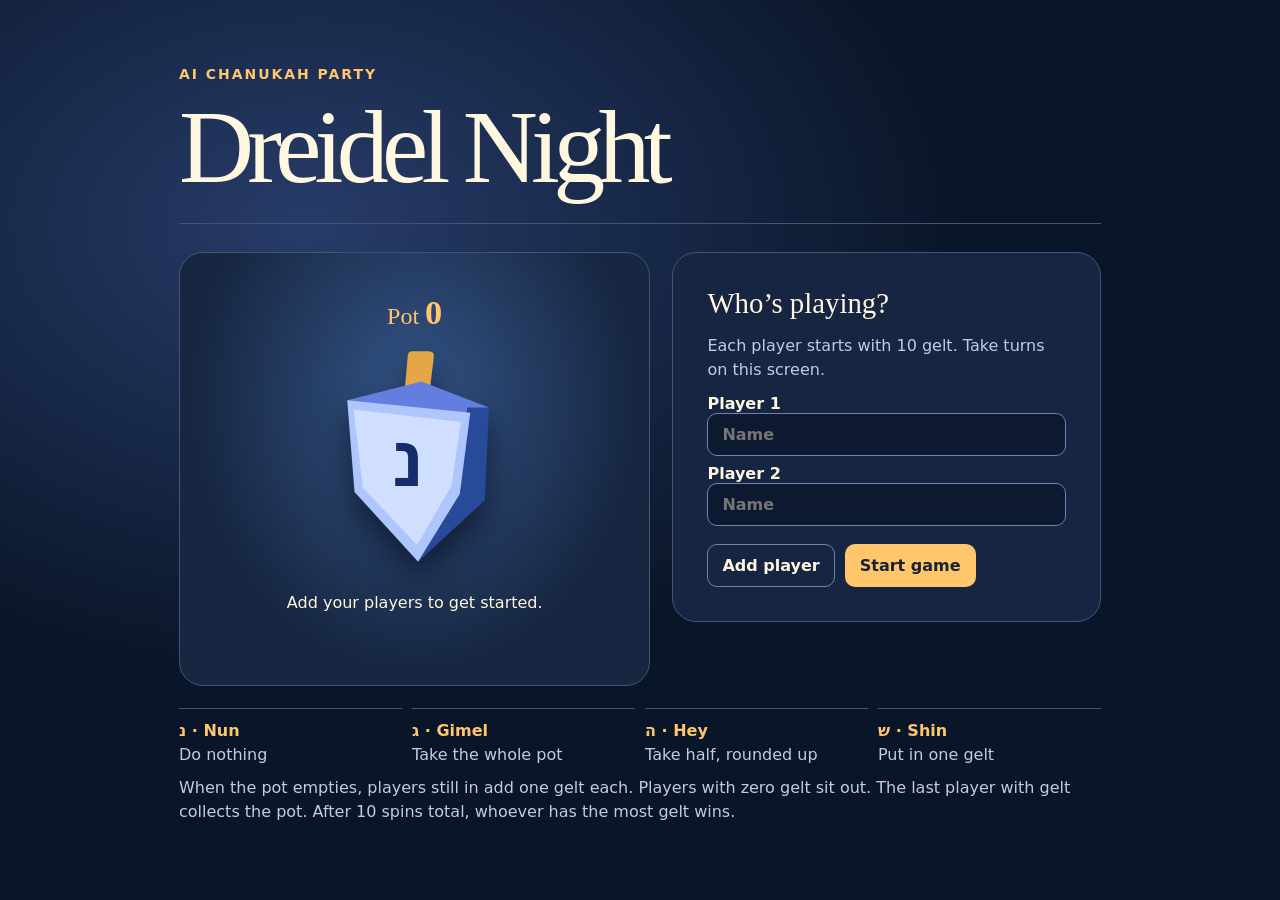
<file: dreidel.html>
<!doctype html>
<html lang="en">
<head>
<meta charset="utf-8">
<meta name="viewport" content="width=device-width,initial-scale=1">
<meta name="description" content="A pass-and-play dreidel game for the AI Chanukah party.">
<title>Dreidel Night</title>
<style>
:root{color-scheme:dark;font-family:system-ui,sans-serif;background:#091528;color:#fff7df;--gold:#ffc66c;--muted:#c0ccdf;--panel:#162642;--edge:#435474}
*{box-sizing:border-box}body{margin:0;background:radial-gradient(ellipse at 24% 25%,#273c69,transparent 48%),#091528;min-height:100vh}
main{max-width:1050px;margin:auto;padding:clamp(20px,5vw,65px)}
header{border-bottom:1px solid var(--edge);padding-bottom:24px;margin-bottom:28px}
header p{margin:0;color:var(--gold);letter-spacing:.14em;text-transform:uppercase;font-weight:700;font-size:.875rem}
h1,h2,.pot{font-family:Georgia,serif}h1{font-size:clamp(3.1rem,9vw,6.5rem);line-height:1;margin:10px 0 0;font-weight:normal;letter-spacing:-.065em}
h2{font-size:1.8rem;margin:0 0 14px;font-weight:normal}p{line-height:1.5}
.layout{display:grid;grid-template-columns:1.1fr 1fr;gap:22px;align-items:start}
.stage,.card{border:1px solid var(--edge);border-radius:24px;background:var(--panel);padding:clamp(18px,4vw,34px)}
.stage{text-align:center;background:radial-gradient(ellipse at 50% 34%,#345487,#172742 66%);min-height:386px;display:flex;flex-direction:column;align-items:center;justify-content:center}
.dreidel{filter:drop-shadow(0 18px 16px #091528bb);width:clamp(125px,23vw,210px);max-height:220px;transform-origin:center 54%;margin:8px auto 12px;display:block}
.spinning{animation:spin .72s ease-in-out}@keyframes spin{0%{transform:rotate(-14deg)}35%,70%{transform:scaleX(.14) rotate(10deg)}50%{transform:scaleX(-1) rotate(-10deg)}100%{transform:none}}
@media(prefers-reduced-motion:reduce){.spinning{animation:none}}
.pot{font-size:1.5rem;margin:0;color:var(--gold)}.pot strong{font-size:2.15rem}
#status{margin:12px 0;min-height:3em;width:100%;overflow-wrap:anywhere}
form{display:grid;gap:12px}label{font-weight:650}
input,button{font:inherit;border-radius:10px;padding:11px 14px}
input{width:100%;border:1px solid #7084a9;background:#0c1930;color:inherit}
button{background:var(--gold);color:#172238;border:1px solid transparent;font-weight:750;cursor:pointer}
button.secondary{background:transparent;color:inherit;border-color:#7084a9}button:disabled{opacity:.58;cursor:default}
button:focus-visible,input:focus-visible{outline:3px solid #b0dcff;outline-offset:3px}
.actions{display:flex;gap:10px;flex-wrap:wrap;margin-top:6px}
.names{display:grid;gap:8px}.hint{margin:0 0 12px;color:var(--muted)}
.rules{display:grid;grid-template-columns:repeat(4,1fr);gap:10px;margin:22px 0 0}
.rules div{border-top:1px solid var(--edge);padding:12px 0}.rules dt{font-weight:700;color:var(--gold)}.rules dd{margin:5px 0 0;color:var(--muted)}
#scores{list-style:none;padding:0;margin:0 0 18px}#scores li{padding:10px 0;border-bottom:1px solid var(--edge);display:flex;justify-content:space-between;gap:10px}#scores li span:first-child{overflow-wrap:anywhere}#scores li span:last-child{white-space:nowrap}#scores [aria-current=true]{color:var(--gold);font-weight:700}
[hidden]{display:none!important}
@media(max-width:650px){.layout{grid-template-columns:1fr}.stage{min-height:270px}.rules{grid-template-columns:repeat(2,1fr)}}
</style>
</head>
<body>
<main>
<header><p>AI Chanukah Party</p><h1>Dreidel Night</h1></header>
<div class="layout">
<section class="stage" aria-label="Dreidel and pot">
<p class="pot">Pot <strong id="pot">0</strong></p>
<svg class="dreidel" id="dreidel" viewBox="0 0 180 211" aria-hidden="true">
<path fill="#e5a746" d="M83 9q0-5 5-5h15q6 0 5 6l-4 33H80z"/>
<path fill="#647edf" d="M25 51 96 33l65 25-70 20z"/>
<path fill="#29499b" d="M140 58l21 0-4 89-64 59 40-65z"/>
<path fill="#afc6fc" d="M25 51l118 12-10 78-40 65-61-67z"/>
<path fill="#d0dfff" d="M31 60l103 12-9 61-33 57-52-55z"/>
<text id="face" x="82" y="133" fill="#152d6a" font-size="71" font-weight="700" font-family="Georgia, serif" text-anchor="middle">נ</text>
</svg>
<p id="status" role="status">Add your players to get started.</p>
<button type="button" id="spin" hidden>Spin the dreidel</button>
</section>
<section class="card">
<div id="setup"><h2>Who’s playing?</h2><p class="hint">Each player starts with 10 gelt. Take turns on this screen.</p>
<form id="players"><div id="names" class="names"></div>
<div class="actions"><button type="button" class="secondary" id="add">Add player</button><button>Start game</button></div></form></div>
<div id="scoreboard" hidden><h2>Player gelt</h2><p class="hint" id="turn-count"></p><ul id="scores"></ul>
<div class="actions"><button type="button" class="secondary" id="reset" hidden>Play again</button></div></div>
</section>
</div>
<dl class="rules">
<div><dt>נ · Nun</dt><dd>Do nothing</dd></div>
<div><dt>ג · Gimel</dt><dd>Take the whole pot</dd></div>
<div><dt>ה · Hey</dt><dd>Take half, rounded up</dd></div>
<div><dt>ש · Shin</dt><dd>Put in one gelt</dd></div>
</dl>
<p class="hint">When the pot empties, players still in add one gelt each. Players with zero gelt sit out. The last player with gelt collects the pot. After 10 spins total, whoever has the most gelt wins.</p>
</main>
<script>
const byId = id => document.getElementById(id);
const names = byId('names');
const spin = byId('spin');
const dreidel = byId('dreidel');
const status = byId('status');
const rules = [['נ','Nun'],['ג','Gimel'],['ה','Hey'],['ש','Shin']];
const turnLimit = 10;
let players = [], pot = 0, turn = 0, spins = 0, finished = false;
let audio;

function playTone(time, frequency, duration, volume, type = 'sine') {
  const oscillator = audio.createOscillator();
  const gain = audio.createGain();
  oscillator.type = type;
  oscillator.frequency.value = frequency;
  gain.gain.setValueAtTime(0.001, time);
  gain.gain.exponentialRampToValueAtTime(volume, time + 0.008);
  gain.gain.exponentialRampToValueAtTime(0.001, time + duration);
  oscillator.connect(gain);
  gain.connect(audio.destination);
  oscillator.start(time);
  oscillator.stop(time + duration);
}

function playSpin(duration) {
  try {
    const Audio = window.AudioContext || window.webkitAudioContext;
    if (!Audio) return;
    audio ??= new Audio();
    void audio.resume().catch(() => {});
    const start = audio.currentTime;
    const offsets = duration < 0.3 ? [0, 0.04, 0.09] : [0, 0.048, 0.102, 0.162, 0.229, 0.305, 0.394, 0.497, 0.618];
    offsets.forEach((offset, index) => {
      playTone(start + offset, 175 - index * 7, 0.035, 0.09, 'triangle');
    });
  } catch {
    // The game remains playable if audio is unavailable.
  }
}

function playGelt() {
  if (!audio) return;
  try {
    const start = audio.currentTime;
    playTone(start, 1047, 0.10, 0.10, 'triangle');
    playTone(start + 0.09, 1568, 0.32, 0.14, 'triangle');
    playTone(start + 0.09, 3136, 0.15, 0.035);
  } catch {
    // Audio is optional.
  }
}

function addPlayer(focus = false) {
  const number = names.children.length + 1;
  const label = document.createElement('label');
  label.textContent = 'Player ' + number;
  const input = document.createElement('input');
  input.name = 'player';
  input.placeholder = 'Name';
  input.maxLength = 32;
  label.append(input);
  names.append(label);
  if (focus) input.focus();
}
addPlayer();
addPlayer();
byId('add').onclick = () => addPlayer(true);

function render(message) {
  byId('pot').textContent = pot;
  byId('turn-count').textContent = spins + ' of ' + turnLimit + ' turns played';
  byId('scores').replaceChildren(...players.map((player, index) => {
    const row = document.createElement('li');
    const name = document.createElement('span');
    const score = document.createElement('span');
    name.textContent = player.name;
    score.textContent = player.gelt + ' gelt';
    if (!finished && index === turn) row.setAttribute('aria-current', 'true');
    row.append(name, score);
    return row;
  }));
  status.textContent = message;
}
function ante() {
  for (const player of players) {
    if (player.gelt > 0) {
      player.gelt--;
      pot++;
    }
  }
}
function finishGame(message = '') {
  finished = true;
  const highest = Math.max(...players.map(player => player.gelt));
  const leaders = players.filter(player => player.gelt === highest).map(player => player.name);
  const result = leaders.length === 1
    ? leaders[0] + ' wins with ' + highest + ' gelt!'
    : leaders.join(', ') + ' tie with ' + highest + ' gelt each!';
  spin.hidden = true;
  byId('reset').hidden = false;
  render(message + result);
  byId('reset').focus();
}

byId('players').onsubmit = event => {
  event.preventDefault();
  players = [...names.querySelectorAll('input')].map((input, index) => ({
    name: input.value.trim() || 'Player ' + (index + 1), gelt: 10
  }));
  pot = 0;
  turn = 0;
  spins = 0;
  finished = false;
  ante();
  byId('setup').hidden = true;
  byId('scoreboard').hidden = false;
  byId('reset').hidden = true;
  spin.hidden = false;
  render('Everyone antes one gelt. ' + players[turn].name + ' spins first.');
  spin.focus();
};

spin.onclick = () => {
  spin.disabled = true;
  dreidel.classList.add('spinning');
  const duration = matchMedia('(prefers-reduced-motion: reduce)').matches ? 150 : 720;
  playSpin(duration / 1000);
  const side = crypto.getRandomValues(new Uint32Array(1))[0] % rules.length;
  setTimeout(() => {
    dreidel.classList.remove('spinning');
    spin.disabled = false;
    const [letter, name] = rules[side];
    byId('face').textContent = letter;
    const player = players[turn];
    let action = 'does nothing';
    if (side === 1 || side === 2) {
      const won = side === 1 ? pot : Math.ceil(pot / 2);
      player.gelt += won;
      pot -= won;
      if (won > 0) playGelt();
      action = 'takes ' + won + ' gelt';
    } else if (side === 3) {
      player.gelt--;
      pot++;
      action = 'puts in one gelt';
    }
    spins++;
    let message = name + '! ' + player.name + ' ' + action + '. ';
    if (awardLastPlayer(message)) return;
    if (spins === turnLimit) {
      finishGame(message + 'Ten turns complete. ');
      return;
    }
    if (pot === 0) {
      ante();
      message += 'Everyone still in antes one gelt. ';
      if (awardLastPlayer(message)) return;
    }
    do {
      turn = (turn + 1) % players.length;
    } while (players[turn].gelt === 0);
    render(message + 'Next up: ' + players[turn].name + '.');
    spin.focus();
  }, duration);
};

function awardLastPlayer(message) {
  const remaining = players.filter(player => player.gelt > 0);
  if (remaining.length !== 1) return false;
  if (pot > 0) playGelt();
  remaining[0].gelt += pot;
  pot = 0;
  finishGame(message);
  return true;
}
byId('reset').onclick = () => {
  byId('setup').hidden = false;
  byId('scoreboard').hidden = true;
  byId('pot').textContent = '0';
  byId('face').textContent = 'נ';
  status.textContent = 'Start a new game with the same players or edit their names.';
  names.querySelector('input').focus();
};
</script>
</body>
</html>
</file>
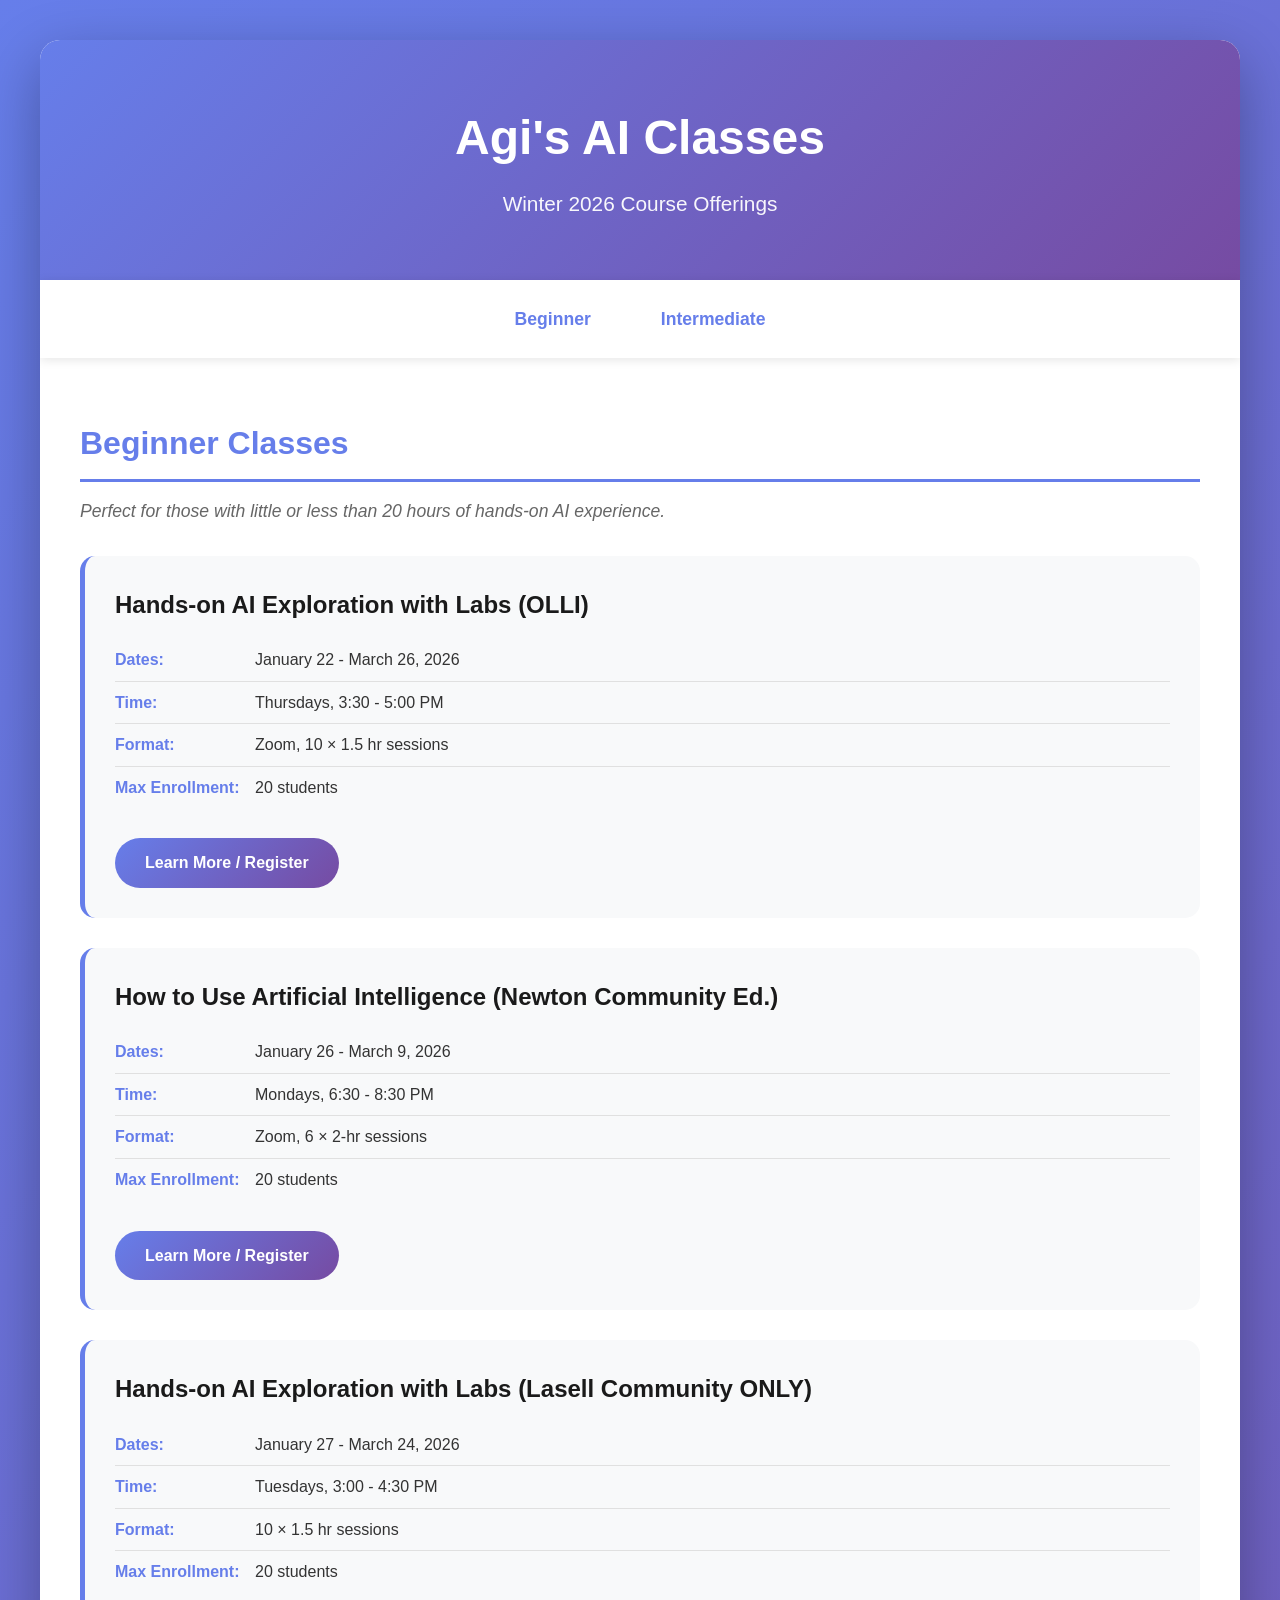
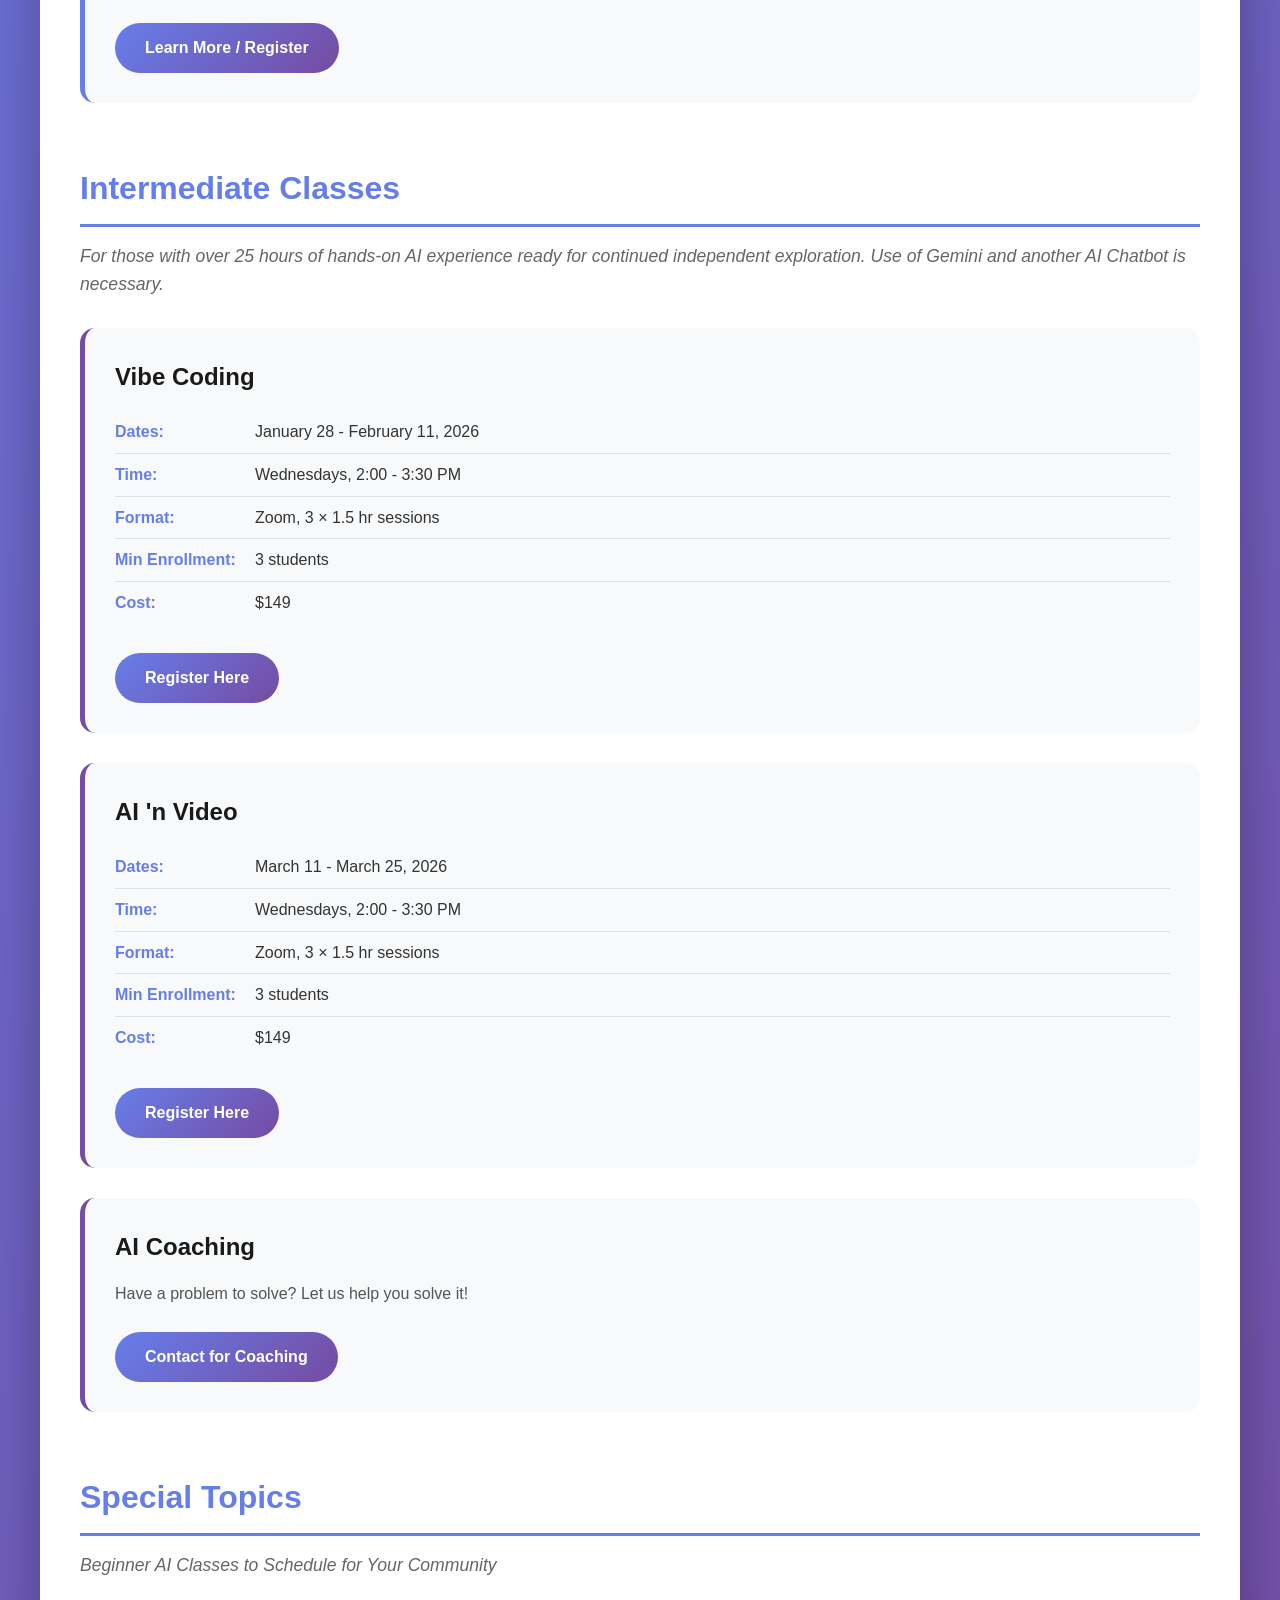
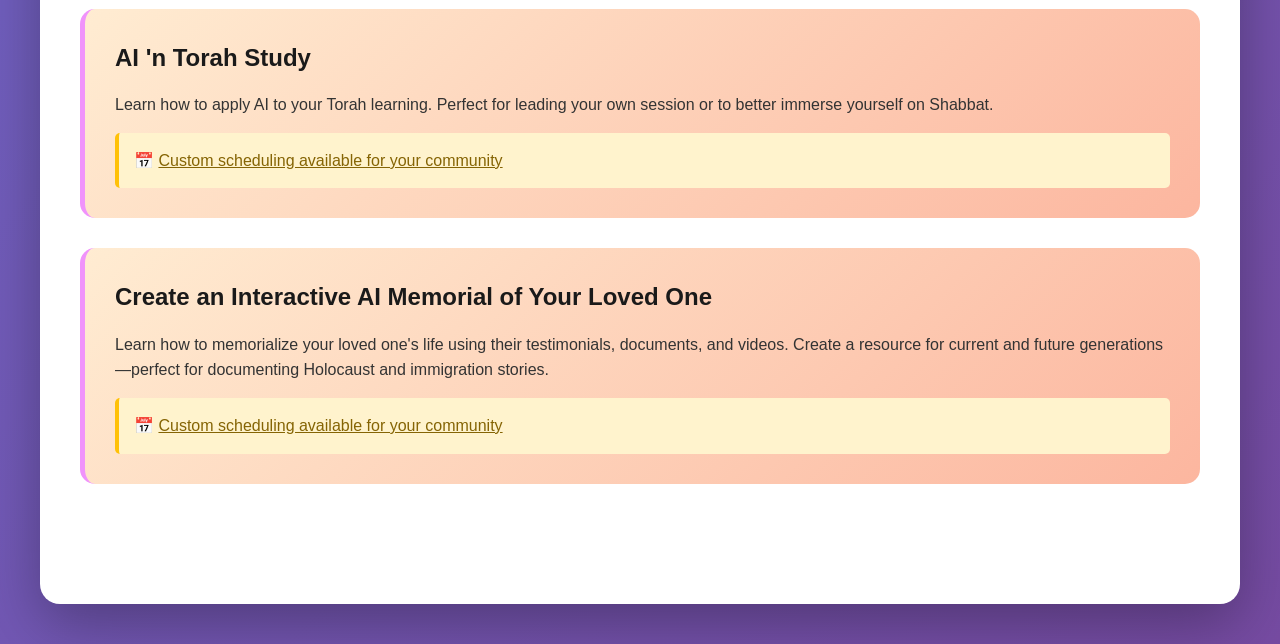
<file: Winter2026CoursesClaude.html>
<!DOCTYPE html>
<html lang="en">
<head>
    <meta charset="UTF-8">
    <meta name="viewport" content="width=device-width, initial-scale=1.0">
    <title>Agi's AI Classes - Winter 2026</title>
    <style>
        * {
            margin: 0;
            padding: 0;
            box-sizing: border-box;
        }

        body {
            font-family: -apple-system, BlinkMacSystemFont, 'Segoe UI', Roboto, Oxygen, Ubuntu, Cantarell, sans-serif;
            line-height: 1.6;
            color: #1a1a1a;
            background: linear-gradient(135deg, #667eea 0%, #764ba2 100%);
            min-height: 100vh;
            padding: 40px 20px;
        }

        .container {
            max-width: 1200px;
            margin: 0 auto;
            background: white;
            border-radius: 20px;
            box-shadow: 0 20px 60px rgba(0, 0, 0, 0.3);
            overflow: hidden;
        }

        .nav-bar {
            position: sticky;
            top: 0;
            background: rgba(255, 255, 255, 0.98);
            backdrop-filter: blur(10px);
            box-shadow: 0 2px 10px rgba(0, 0, 0, 0.1);
            z-index: 1000;
            padding: 15px 40px;
            display: flex;
            justify-content: center;
            gap: 30px;
        }

        .nav-bar a {
            color: #667eea;
            text-decoration: none;
            font-weight: 600;
            font-size: 1.1em;
            padding: 10px 20px;
            border-radius: 25px;
            transition: all 0.3s ease;
        }

        .nav-bar a:hover {
            background: #667eea;
            color: white;
            transform: translateY(-2px);
        }

        header {
            background: linear-gradient(135deg, #667eea 0%, #764ba2 100%);
            color: white;
            padding: 60px 40px;
            text-align: center;
        }

        h1 {
            font-size: 3em;
            margin-bottom: 10px;
            font-weight: 700;
        }

        .subtitle {
            font-size: 1.3em;
            opacity: 0.95;
        }

        .content {
            padding: 60px 40px;
        }

        .section {
            margin-bottom: 60px;
        }

        .section-title {
            font-size: 2em;
            color: #667eea;
            margin-bottom: 15px;
            padding-bottom: 10px;
            border-bottom: 3px solid #667eea;
        }

        .section-description {
            color: #666;
            font-size: 1.1em;
            margin-bottom: 30px;
            font-style: italic;
        }

        .courses-grid {
            display: grid;
            gap: 30px;
        }

        .course-card {
            background: #f8f9fa;
            border-radius: 15px;
            padding: 30px;
            transition: transform 0.3s ease, box-shadow 0.3s ease;
            border-left: 5px solid #667eea;
        }

        .course-card:hover {
            transform: translateY(-5px);
            box-shadow: 0 10px 30px rgba(102, 126, 234, 0.2);
        }

        .course-card.intermediate {
            border-left-color: #764ba2;
        }

        .course-card.special {
            border-left-color: #f093fb;
        }

        .course-title {
            font-size: 1.5em;
            color: #1a1a1a;
            margin-bottom: 15px;
            font-weight: 600;
        }

        .course-details {
            margin-bottom: 20px;
        }

        .detail-row {
            display: flex;
            padding: 8px 0;
            border-bottom: 1px solid #e0e0e0;
        }

        .detail-row:last-child {
            border-bottom: none;
        }

        .detail-label {
            font-weight: 600;
            color: #667eea;
            min-width: 140px;
        }

        .detail-value {
            color: #333;
        }

        .cta-button {
            display: inline-block;
            background: linear-gradient(135deg, #667eea 0%, #764ba2 100%);
            color: white;
            padding: 12px 30px;
            border-radius: 30px;
            text-decoration: none;
            font-weight: 600;
            transition: transform 0.2s ease, box-shadow 0.2s ease;
            margin-top: 10px;
        }

        .cta-button:hover {
            transform: scale(1.05);
            box-shadow: 0 5px 20px rgba(102, 126, 234, 0.4);
        }

        .special-topics .course-card {
            background: linear-gradient(135deg, #ffecd2 0%, #fcb69f 100%);
        }

        .contact-note {
            background: #fff3cd;
            border-left: 4px solid #ffc107;
            padding: 15px;
            margin-top: 15px;
            border-radius: 5px;
            color: #856404;
        }

        @media (max-width: 768px) {
            h1 {
                font-size: 2em;
            }

            .content {
                padding: 40px 20px;
            }

            header {
                padding: 40px 20px;
            }

            .nav-bar {
                padding: 15px 20px;
                gap: 15px;
            }

            .nav-bar a {
                font-size: 1em;
                padding: 8px 15px;
            }

            .detail-row {
                flex-direction: column;
            }

            .detail-label {
                margin-bottom: 5px;
            }
        }
    </style>
</head>
<body>
    <div class="container">
        <header>
            <h1>Agi's AI Classes</h1>
            <p class="subtitle">Winter 2026 Course Offerings</p>
        </header>

        <nav class="nav-bar">
            <a href="#beginner">Beginner</a>
            <a href="#intermediate">Intermediate</a>
        </nav>

        <div class="content">
            <!-- Beginner Classes -->
            <div id="beginner" class="section">
                <h2 class="section-title">Beginner Classes</h2>
                <p class="section-description">Perfect for those with little or less than 20 hours of hands-on AI experience.</p>
                
                <div class="courses-grid">
                    <div class="course-card">
                        <h3 class="course-title">Hands-on AI Exploration with Labs (OLLI)</h3>
                        <div class="course-details">
                            <div class="detail-row">
                                <span class="detail-label">Dates:</span>
                                <span class="detail-value">January 22 - March 26, 2026</span>
                            </div>
                            <div class="detail-row">
                                <span class="detail-label">Time:</span>
                                <span class="detail-value">Thursdays, 3:30 - 5:00 PM</span>
                            </div>
                            <div class="detail-row">
                                <span class="detail-label">Format:</span>
                                <span class="detail-value">Zoom, 10 × 1.5 hr sessions</span>
                            </div>
                            <div class="detail-row">
                                <span class="detail-label">Max Enrollment:</span>
                                <span class="detail-value">20 students</span>
                            </div>
                        </div>
                        <a href="#" class="cta-button">Learn More / Register</a>
                    </div>

                    <div class="course-card">
                        <h3 class="course-title">How to Use Artificial Intelligence (Newton Community Ed.)</h3>
                        <div class="course-details">
                            <div class="detail-row">
                                <span class="detail-label">Dates:</span>
                                <span class="detail-value">January 26 - March 9, 2026</span>
                            </div>
                            <div class="detail-row">
                                <span class="detail-label">Time:</span>
                                <span class="detail-value">Mondays, 6:30 - 8:30 PM</span>
                            </div>
                            <div class="detail-row">
                                <span class="detail-label">Format:</span>
                                <span class="detail-value">Zoom, 6 × 2-hr sessions</span>
                            </div>
                            <div class="detail-row">
                                <span class="detail-label">Max Enrollment:</span>
                                <span class="detail-value">20 students</span>
                            </div>
                        </div>
                        <a href="#" class="cta-button">Learn More / Register</a>
                    </div>

                    <div class="course-card">
                        <h3 class="course-title">Hands-on AI Exploration with Labs (Lasell Community ONLY)</h3>
                        <div class="course-details">
                            <div class="detail-row">
                                <span class="detail-label">Dates:</span>
                                <span class="detail-value">January 27 - March 24, 2026</span>
                            </div>
                            <div class="detail-row">
                                <span class="detail-label">Time:</span>
                                <span class="detail-value">Tuesdays, 3:00 - 4:30 PM</span>
                            </div>
                            <div class="detail-row">
                                <span class="detail-label">Format:</span>
                                <span class="detail-value">10 × 1.5 hr sessions</span>
                            </div>
                            <div class="detail-row">
                                <span class="detail-label">Max Enrollment:</span>
                                <span class="detail-value">20 students</span>
                            </div>
                        </div>
                        <a href="#" class="cta-button">Learn More / Register</a>
                    </div>
                </div>
            </div>

            <!-- Intermediate Classes -->
            <div id="intermediate" class="section">
                <h2 class="section-title">Intermediate Classes</h2>
                <p class="section-description">For those with over 25 hours of hands-on AI experience ready for continued independent exploration. Use of Gemini and another AI Chatbot is necessary.</p>
                
                <div class="courses-grid">
                    <div class="course-card intermediate">
                        <h3 class="course-title">Vibe Coding</h3>
                        <div class="course-details">
                            <div class="detail-row">
                                <span class="detail-label">Dates:</span>
                                <span class="detail-value">January 28 - February 11, 2026</span>
                            </div>
                            <div class="detail-row">
                                <span class="detail-label">Time:</span>
                                <span class="detail-value">Wednesdays, 2:00 - 3:30 PM</span>
                            </div>
                            <div class="detail-row">
                                <span class="detail-label">Format:</span>
                                <span class="detail-value">Zoom, 3 × 1.5 hr sessions</span>
                            </div>
                            <div class="detail-row">
                                <span class="detail-label">Min Enrollment:</span>
                                <span class="detail-value">3 students</span>
                            </div>
                            <div class="detail-row">
                                <span class="detail-label">Cost:</span>
                                <span class="detail-value">$149</span>
                            </div>
                        </div>
                        <a href="#" class="cta-button">Register Here</a>
                    </div>

                    <div class="course-card intermediate">
                        <h3 class="course-title">AI 'n Video</h3>
                        <div class="course-details">
                            <div class="detail-row">
                                <span class="detail-label">Dates:</span>
                                <span class="detail-value">March 11 - March 25, 2026</span>
                            </div>
                            <div class="detail-row">
                                <span class="detail-label">Time:</span>
                                <span class="detail-value">Wednesdays, 2:00 - 3:30 PM</span>
                            </div>
                            <div class="detail-row">
                                <span class="detail-label">Format:</span>
                                <span class="detail-value">Zoom, 3 × 1.5 hr sessions</span>
                            </div>
                            <div class="detail-row">
                                <span class="detail-label">Min Enrollment:</span>
                                <span class="detail-value">3 students</span>
                            </div>
                            <div class="detail-row">
                                <span class="detail-label">Cost:</span>
                                <span class="detail-value">$149</span>
                            </div>
                        </div>
                        <a href="#" class="cta-button">Register Here</a>
                    </div>

                    <div class="course-card intermediate">
                        <h3 class="course-title">AI Coaching</h3>
                        <p style="margin: 15px 0; color: #555;">Have a problem to solve? Let us help you solve it!</p>
                        <a href="#" class="cta-button">Contact for Coaching</a>
                    </div>
                </div>
            </div>

            <!-- Special Topics -->
            <div class="section special-topics">
                <h2 class="section-title">Special Topics</h2>
                <p class="section-description">Beginner AI Classes to Schedule for Your Community</p>
                
                <div class="courses-grid">
                    <div class="course-card special">
                        <h3 class="course-title">AI 'n Torah Study</h3>
                        <p style="margin: 15px 0; color: #333;">Learn how to apply AI to your Torah learning. Perfect for leading your own session or to better immerse yourself on Shabbat.</p>
                        <div class="contact-note">
                            📅 <a href="mailto:info@aiacademy.com?subject=AI 'n Torah Study - Custom Scheduling" style="color: #856404; text-decoration: underline;">Custom scheduling available for your community</a>
                        </div>
                    </div>

                    <div class="course-card special">
                        <h3 class="course-title">Create an Interactive AI Memorial of Your Loved One</h3>
                        <p style="margin: 15px 0; color: #333;">Learn how to memorialize your loved one's life using their testimonials, documents, and videos. Create a resource for current and future generations—perfect for documenting Holocaust and immigration stories.</p>
                        <div class="contact-note">
                            📅 <a href="mailto:info@aiacademy.com?subject=Create an Interactive AI Memorial - Custom Scheduling" style="color: #856404; text-decoration: underline;">Custom scheduling available for your community</a>
                        </div>
                    </div>
                </div>
            </div>
        </div>
    </div>
</body>
</html>
</file>
